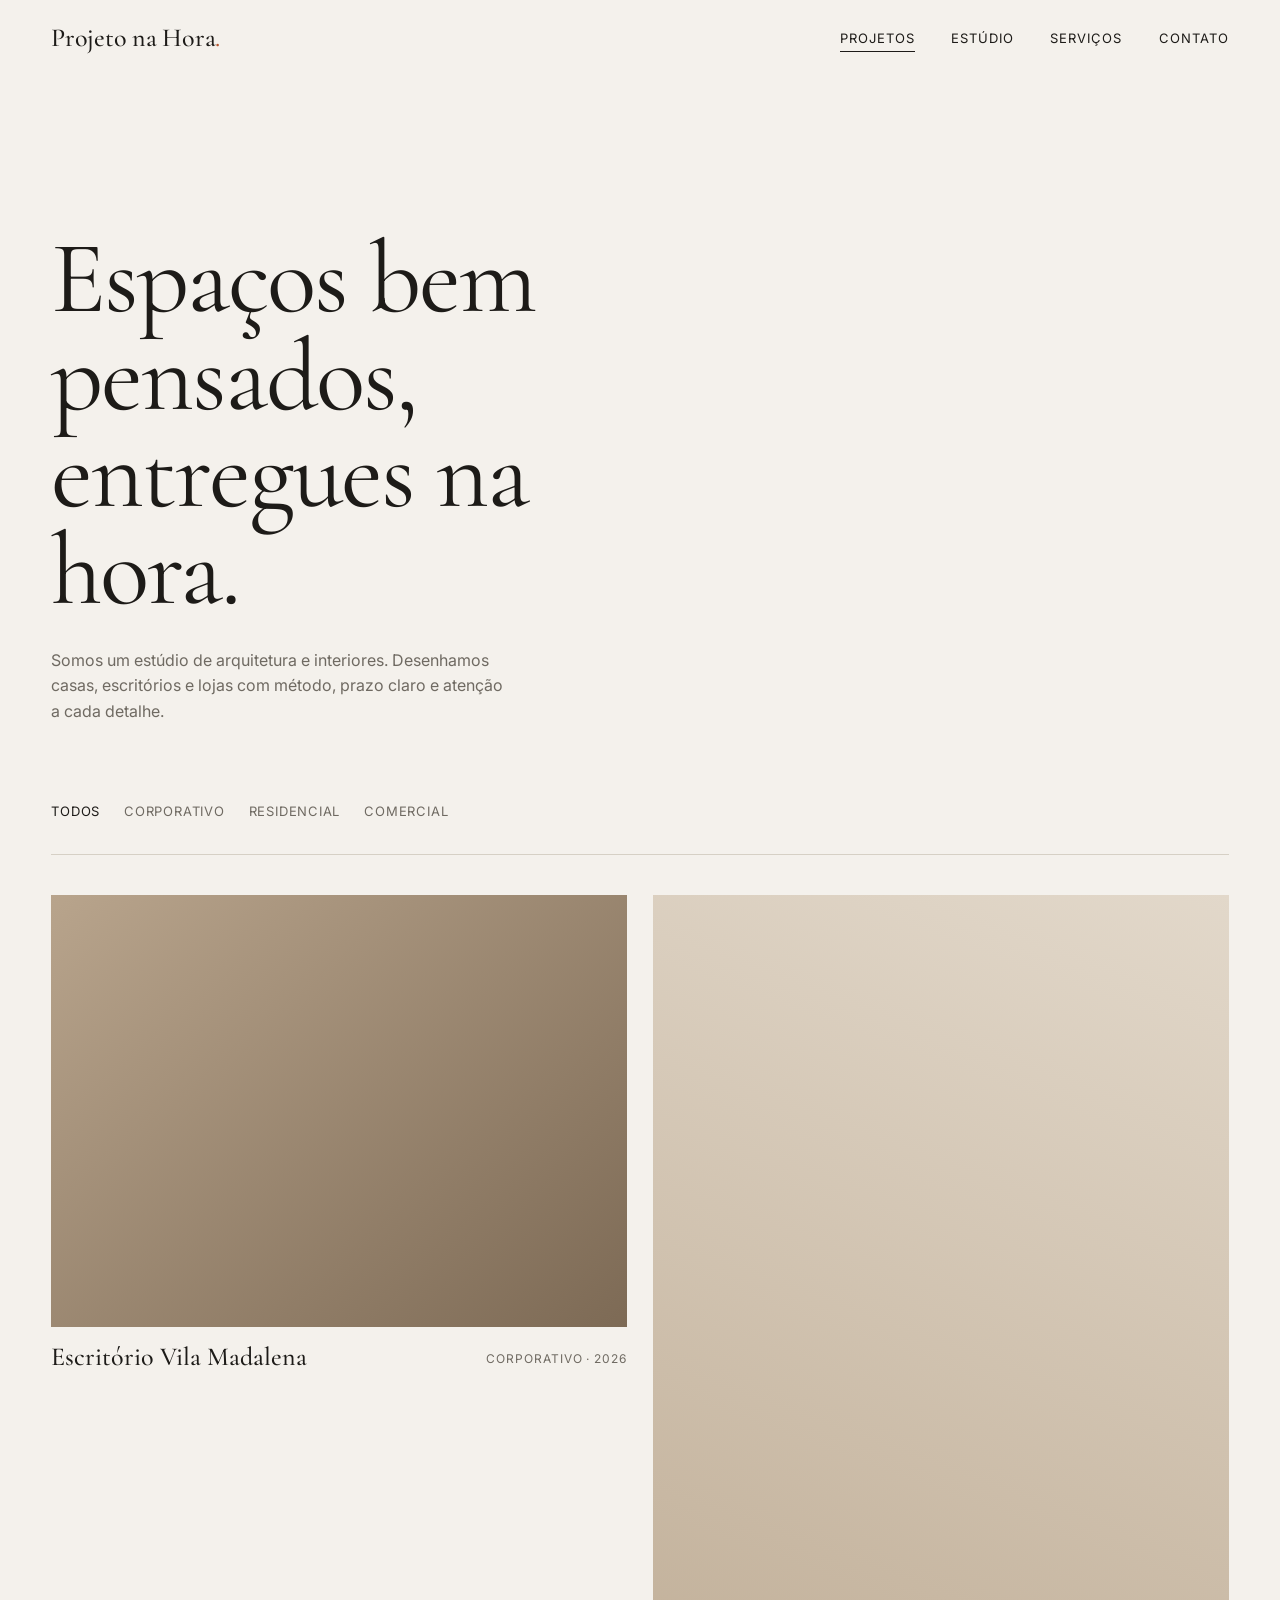
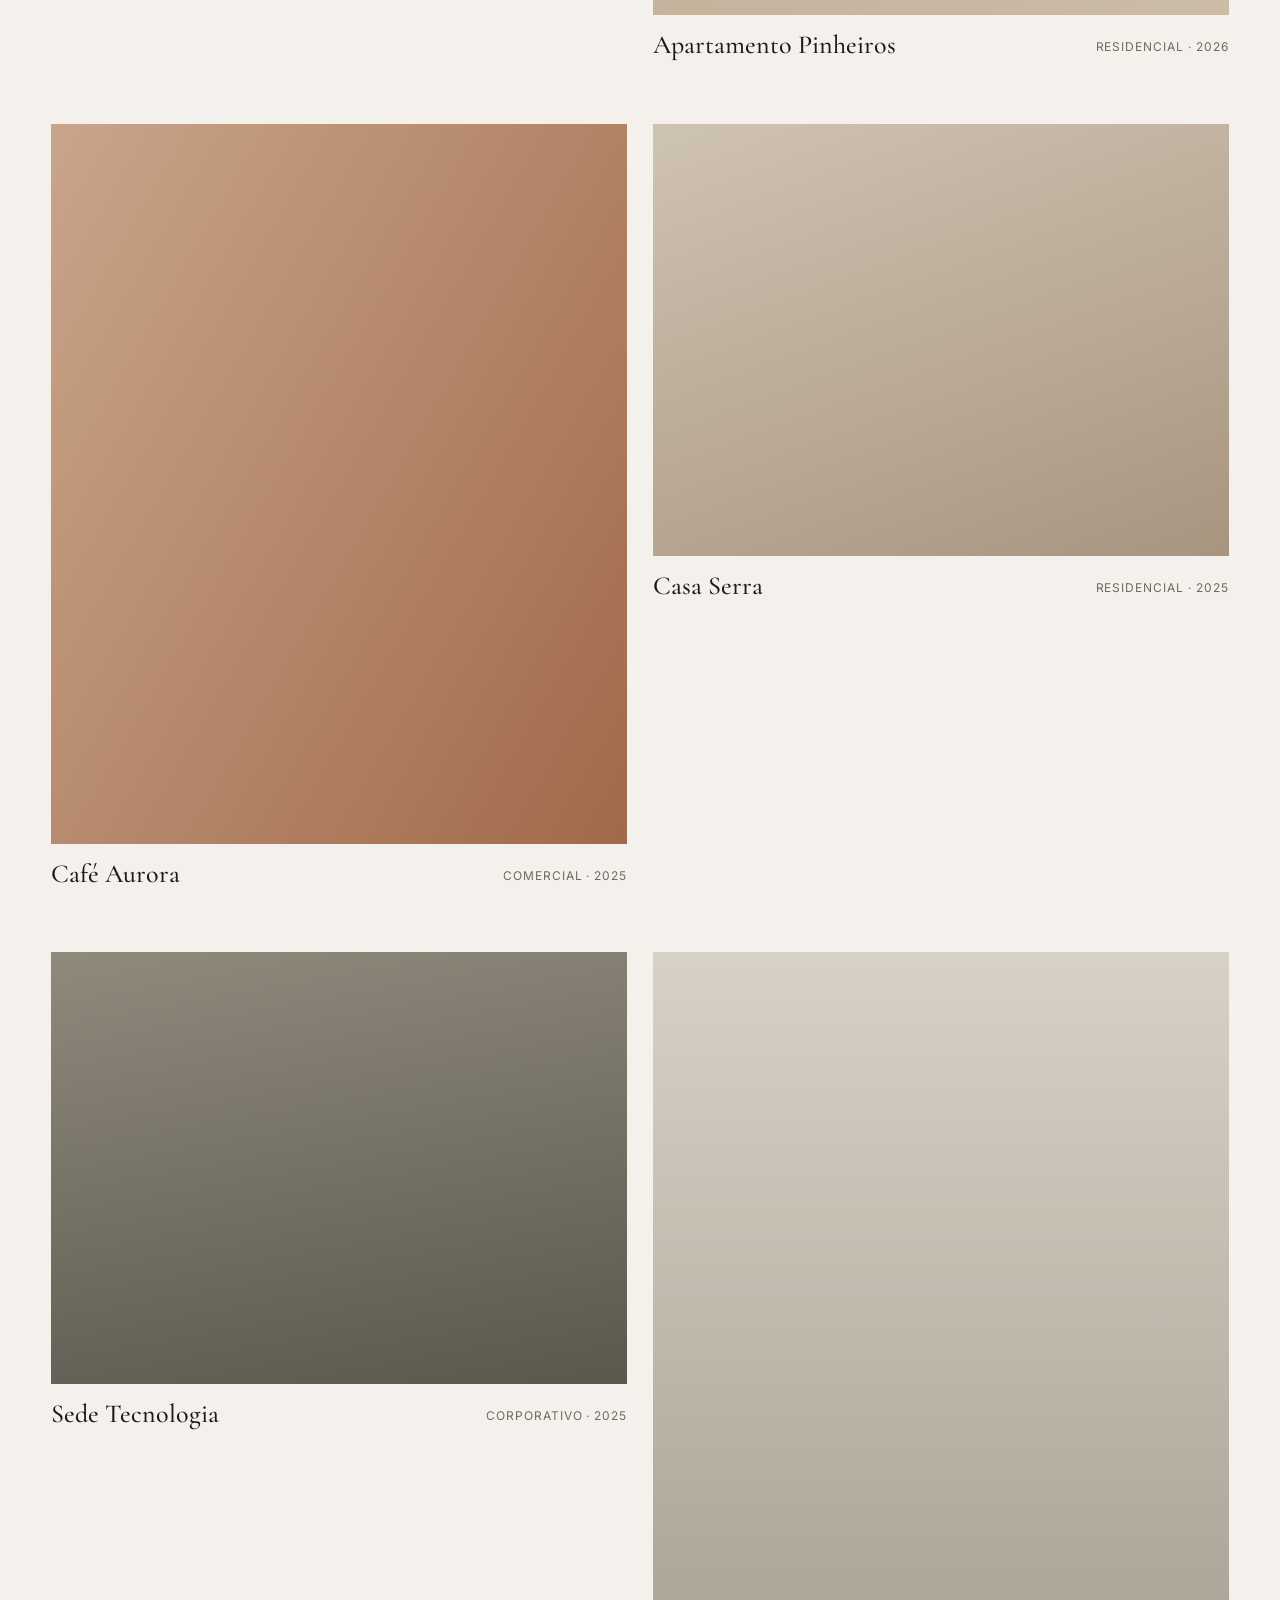
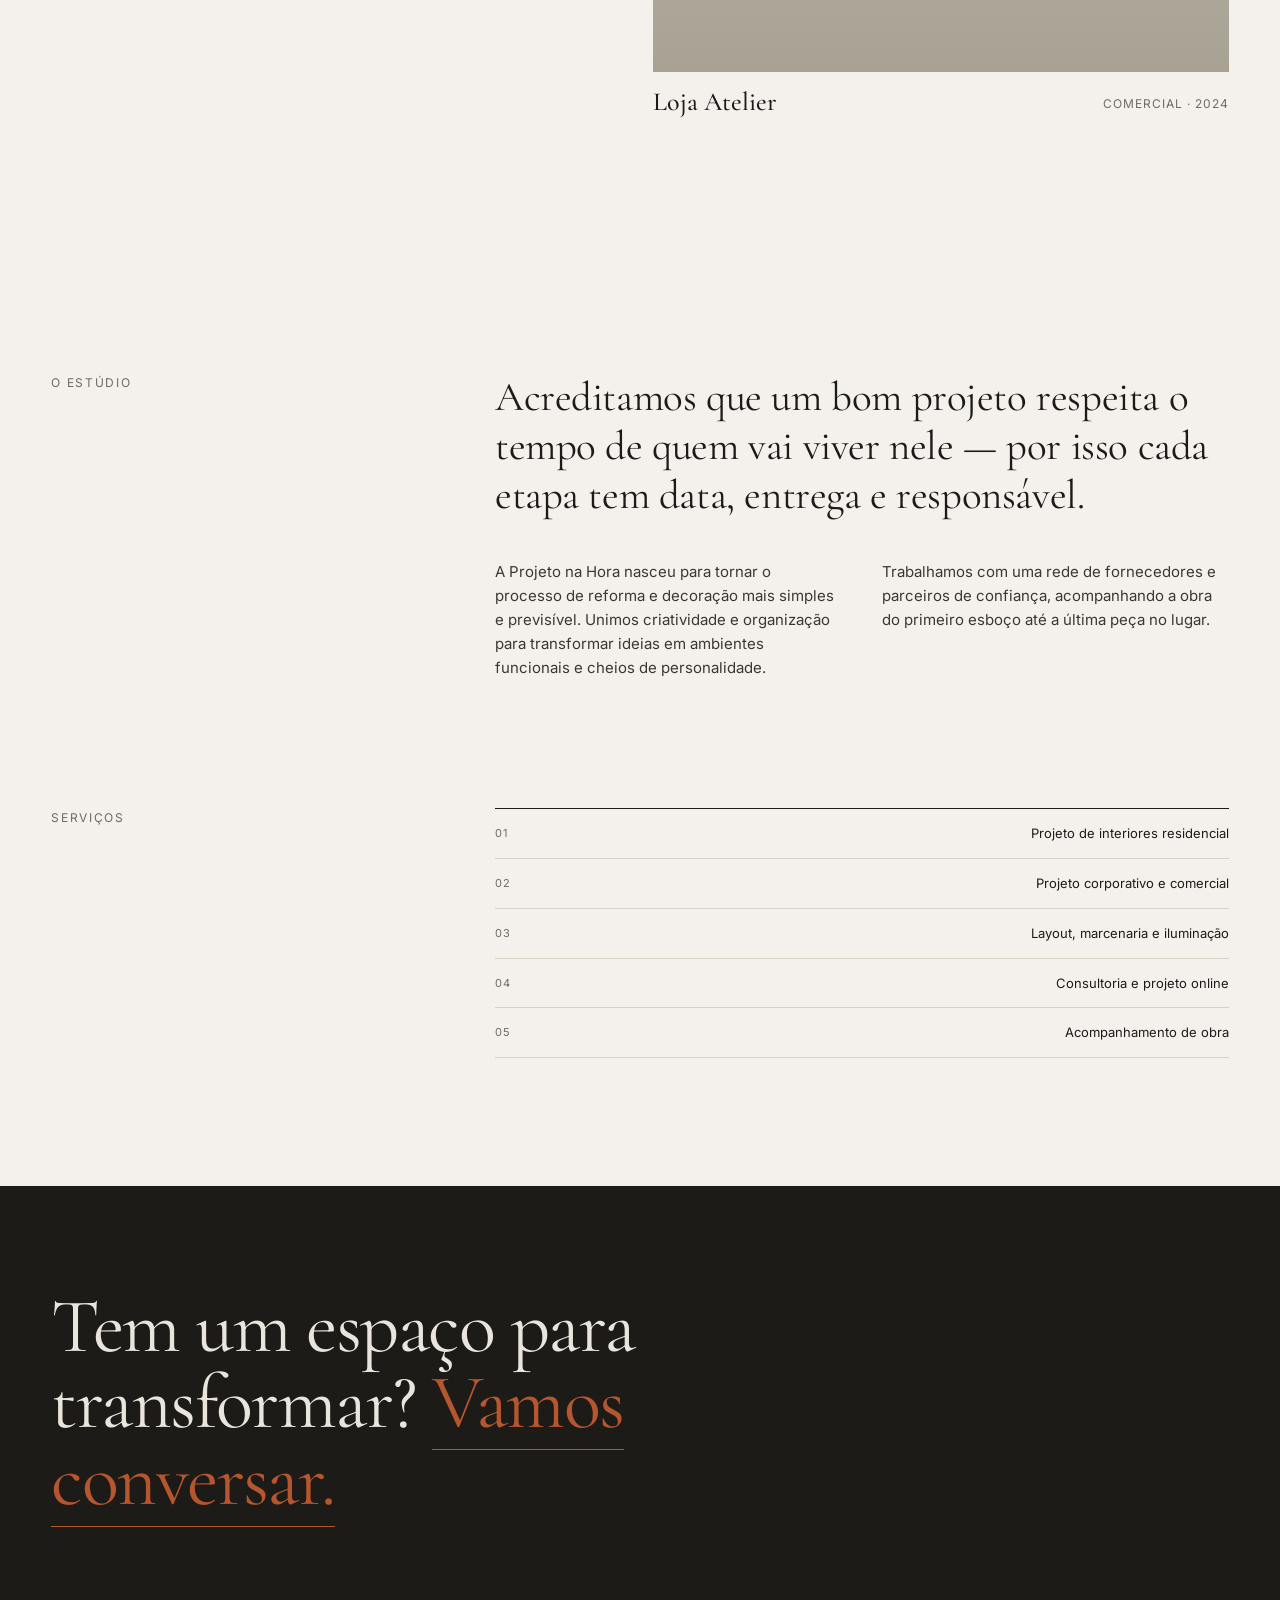
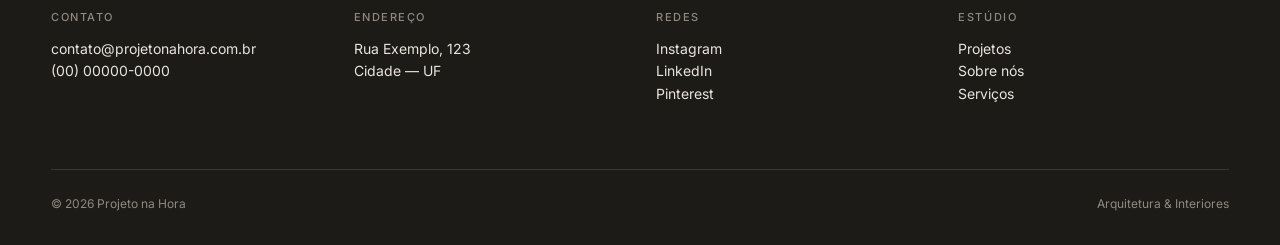
<file: projetonahora/index.html>
<!doctype html>
<html lang="pt-BR">
<head>
  <meta charset="utf-8">
  <meta name="viewport" content="width=device-width, initial-scale=1">
  <title>Projeto na Hora — Arquitetura &amp; Interiores</title>
  <meta name="description" content="Projetos de arquitetura e interiores residenciais e corporativos, com prazo definido e entrega no tempo combinado.">
  <link rel="preconnect" href="https://fonts.googleapis.com">
  <link rel="preconnect" href="https://fonts.gstatic.com" crossorigin>
  <link href="https://fonts.googleapis.com/css2?family=Cormorant+Garamond:ital,wght@0,400;0,500;1,400&family=Inter:wght@400;500&display=swap" rel="stylesheet">
  <link rel="stylesheet" href="styles.css">
</head>
<body>

  <header class="header">
    <div class="wrap">
      <a href="index.html" class="logo">Projeto na Hora<span>.</span></a>
      <button class="menu-btn" aria-expanded="false">Menu</button>
      <nav class="nav">
        <a href="#projetos" aria-current="page">Projetos</a>
        <a href="#estudio">Estúdio</a>
        <a href="#servicos">Serviços</a>
        <a href="#contato">Contato</a>
      </nav>
    </div>
  </header>

  <main class="wrap">
    <section class="page-head">
      <h1 class="reveal">Espaços bem pensados, entregues na hora.</h1>
      <p class="reveal">Somos um estúdio de arquitetura e interiores. Desenhamos casas, escritórios e lojas com método, prazo claro e atenção a cada detalhe.</p>
    </section>

    <section id="projetos">
      <div class="filters">
        <button class="is-active" data-filter="todos">Todos</button>
        <button data-filter="corporativo">Corporativo</button>
        <button data-filter="residencial">Residencial</button>
        <button data-filter="comercial">Comercial</button>
      </div>

      <div class="projects">
        <a class="card reveal" href="projeto.html" data-cat="corporativo">
          <div class="ph t3"></div>
          <div class="card-meta"><h3>Escritório Vila Madalena</h3><small>Corporativo · 2026</small></div>
        </a>
        <a class="card reveal" href="projeto.html" data-cat="residencial">
          <div class="ph t2"></div>
          <div class="card-meta"><h3>Apartamento Pinheiros</h3><small>Residencial · 2026</small></div>
        </a>
        <a class="card reveal" href="projeto.html" data-cat="comercial">
          <div class="ph t5"></div>
          <div class="card-meta"><h3>Café Aurora</h3><small>Comercial · 2025</small></div>
        </a>
        <a class="card reveal" href="projeto.html" data-cat="residencial">
          <div class="ph t1"></div>
          <div class="card-meta"><h3>Casa Serra</h3><small>Residencial · 2025</small></div>
        </a>
        <a class="card reveal" href="projeto.html" data-cat="corporativo">
          <div class="ph t6"></div>
          <div class="card-meta"><h3>Sede Tecnologia</h3><small>Corporativo · 2025</small></div>
        </a>
        <a class="card reveal" href="projeto.html" data-cat="comercial">
          <div class="ph t4"></div>
          <div class="card-meta"><h3>Loja Atelier</h3><small>Comercial · 2024</small></div>
        </a>
      </div>
    </section>

    <section id="estudio" class="intro">
      <p class="eyebrow reveal" style="color:var(--muted)">O estúdio</p>
      <div class="reveal">
        <p class="lead">Acreditamos que um bom projeto respeita o tempo de quem vai viver nele — por isso cada etapa tem data, entrega e responsável.</p>
        <div class="body-text">
          <p>A Projeto na Hora nasceu para tornar o processo de reforma e decoração mais simples e previsível. Unimos criatividade e organização para transformar ideias em ambientes funcionais e cheios de personalidade.</p>
          <p>Trabalhamos com uma rede de fornecedores e parceiros de confiança, acompanhando a obra do primeiro esboço até a última peça no lugar.</p>
        </div>
      </div>
    </section>

    <section id="servicos" class="intro" style="padding-top:0">
      <p class="eyebrow reveal" style="color:var(--muted)">Serviços</p>
      <dl class="facts reveal">
        <div><dt>01</dt><dd>Projeto de interiores residencial</dd></div>
        <div><dt>02</dt><dd>Projeto corporativo e comercial</dd></div>
        <div><dt>03</dt><dd>Layout, marcenaria e iluminação</dd></div>
        <div><dt>04</dt><dd>Consultoria e projeto online</dd></div>
        <div><dt>05</dt><dd>Acompanhamento de obra</dd></div>
      </dl>
    </section>
  </main>

  <footer class="footer" id="contato">
    <div class="wrap">
      <p class="footer-cta">Tem um espaço para transformar? <a href="mailto:contato@projetonahora.com.br">Vamos conversar.</a></p>
      <div class="footer-grid">
        <div><h4>Contato</h4><p><a href="mailto:contato@projetonahora.com.br">contato@projetonahora.com.br</a><br><a href="https://wa.me/5500000000000">(00) 00000-0000</a></p></div>
        <div><h4>Endereço</h4><p>Rua Exemplo, 123<br>Cidade — UF</p></div>
        <div><h4>Redes</h4><p><a href="#">Instagram</a><br><a href="#">LinkedIn</a><br><a href="#">Pinterest</a></p></div>
        <div><h4>Estúdio</h4><p><a href="#projetos">Projetos</a><br><a href="#estudio">Sobre nós</a><br><a href="#servicos">Serviços</a></p></div>
      </div>
      <div class="footer-bottom"><span>© 2026 Projeto na Hora</span><span>Arquitetura &amp; Interiores</span></div>
    </div>
  </footer>

  <script src="main.js"></script>
</body>
</html>
</file>
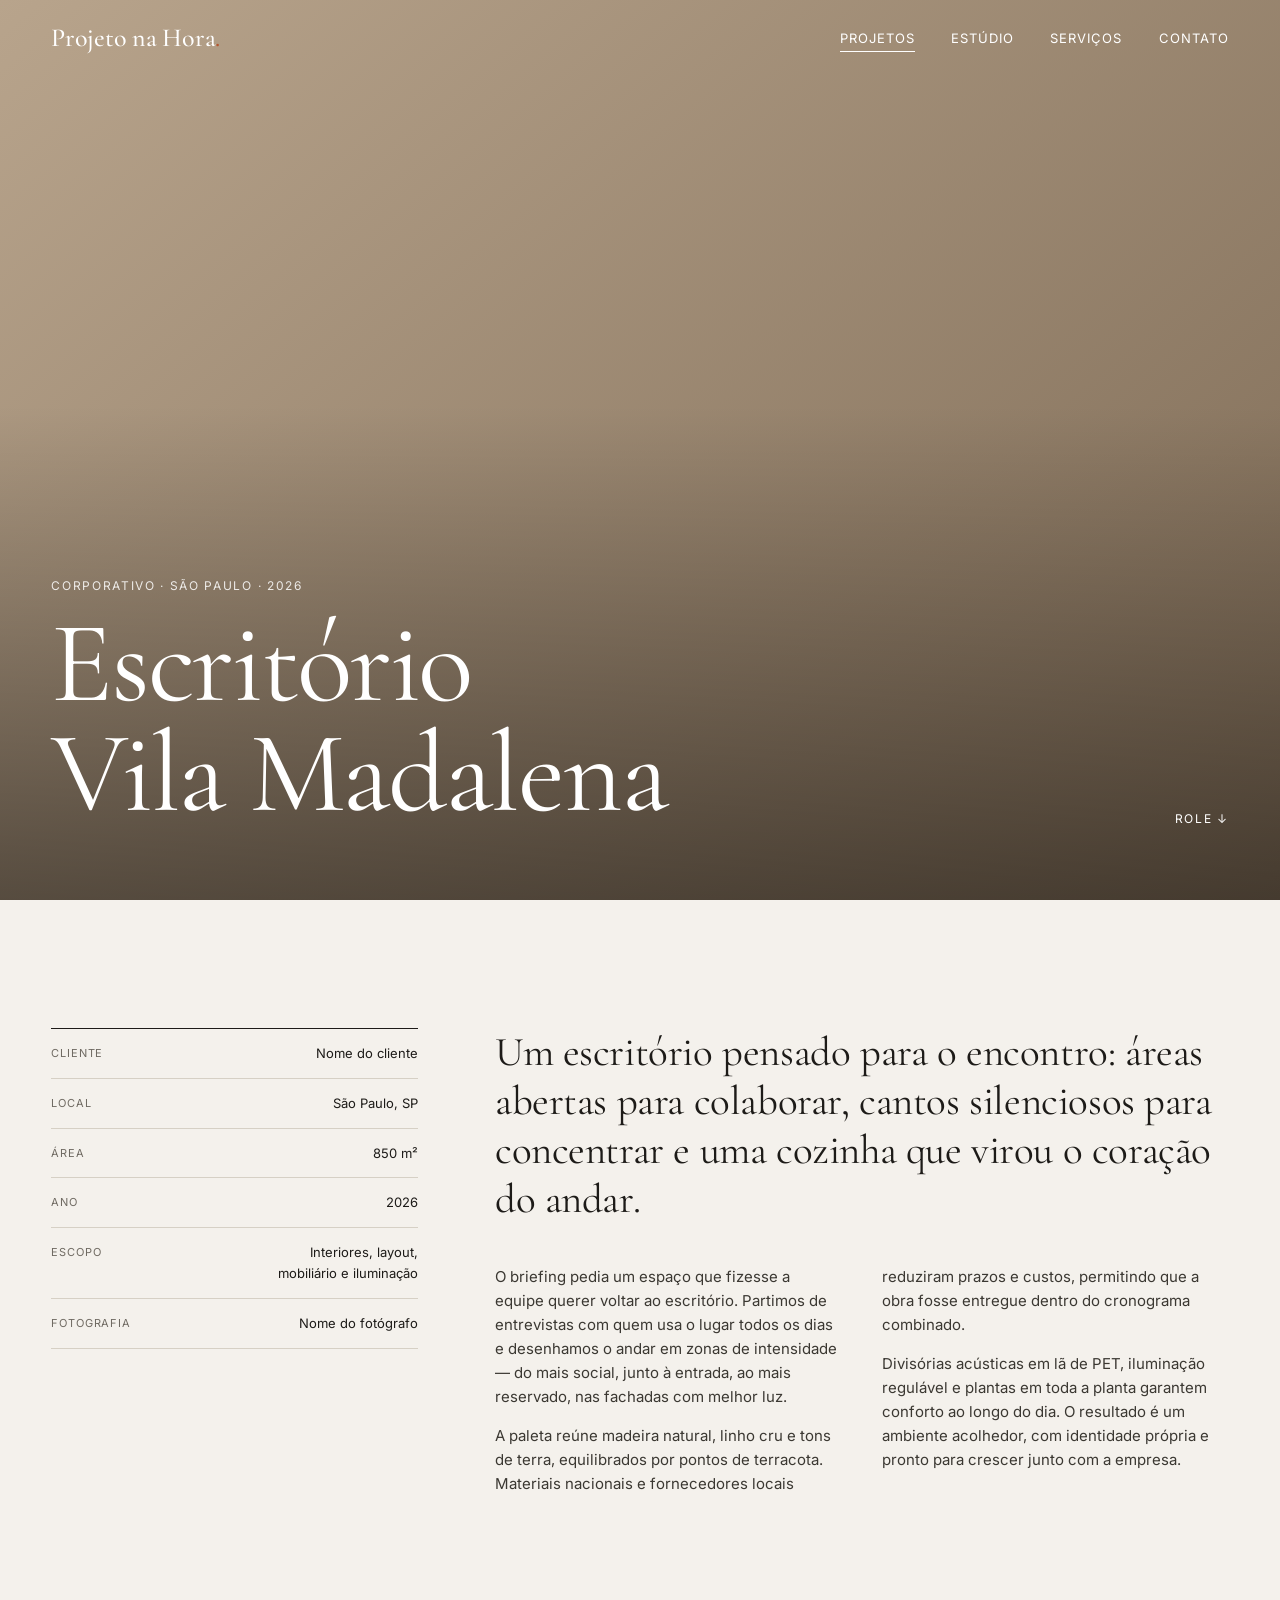
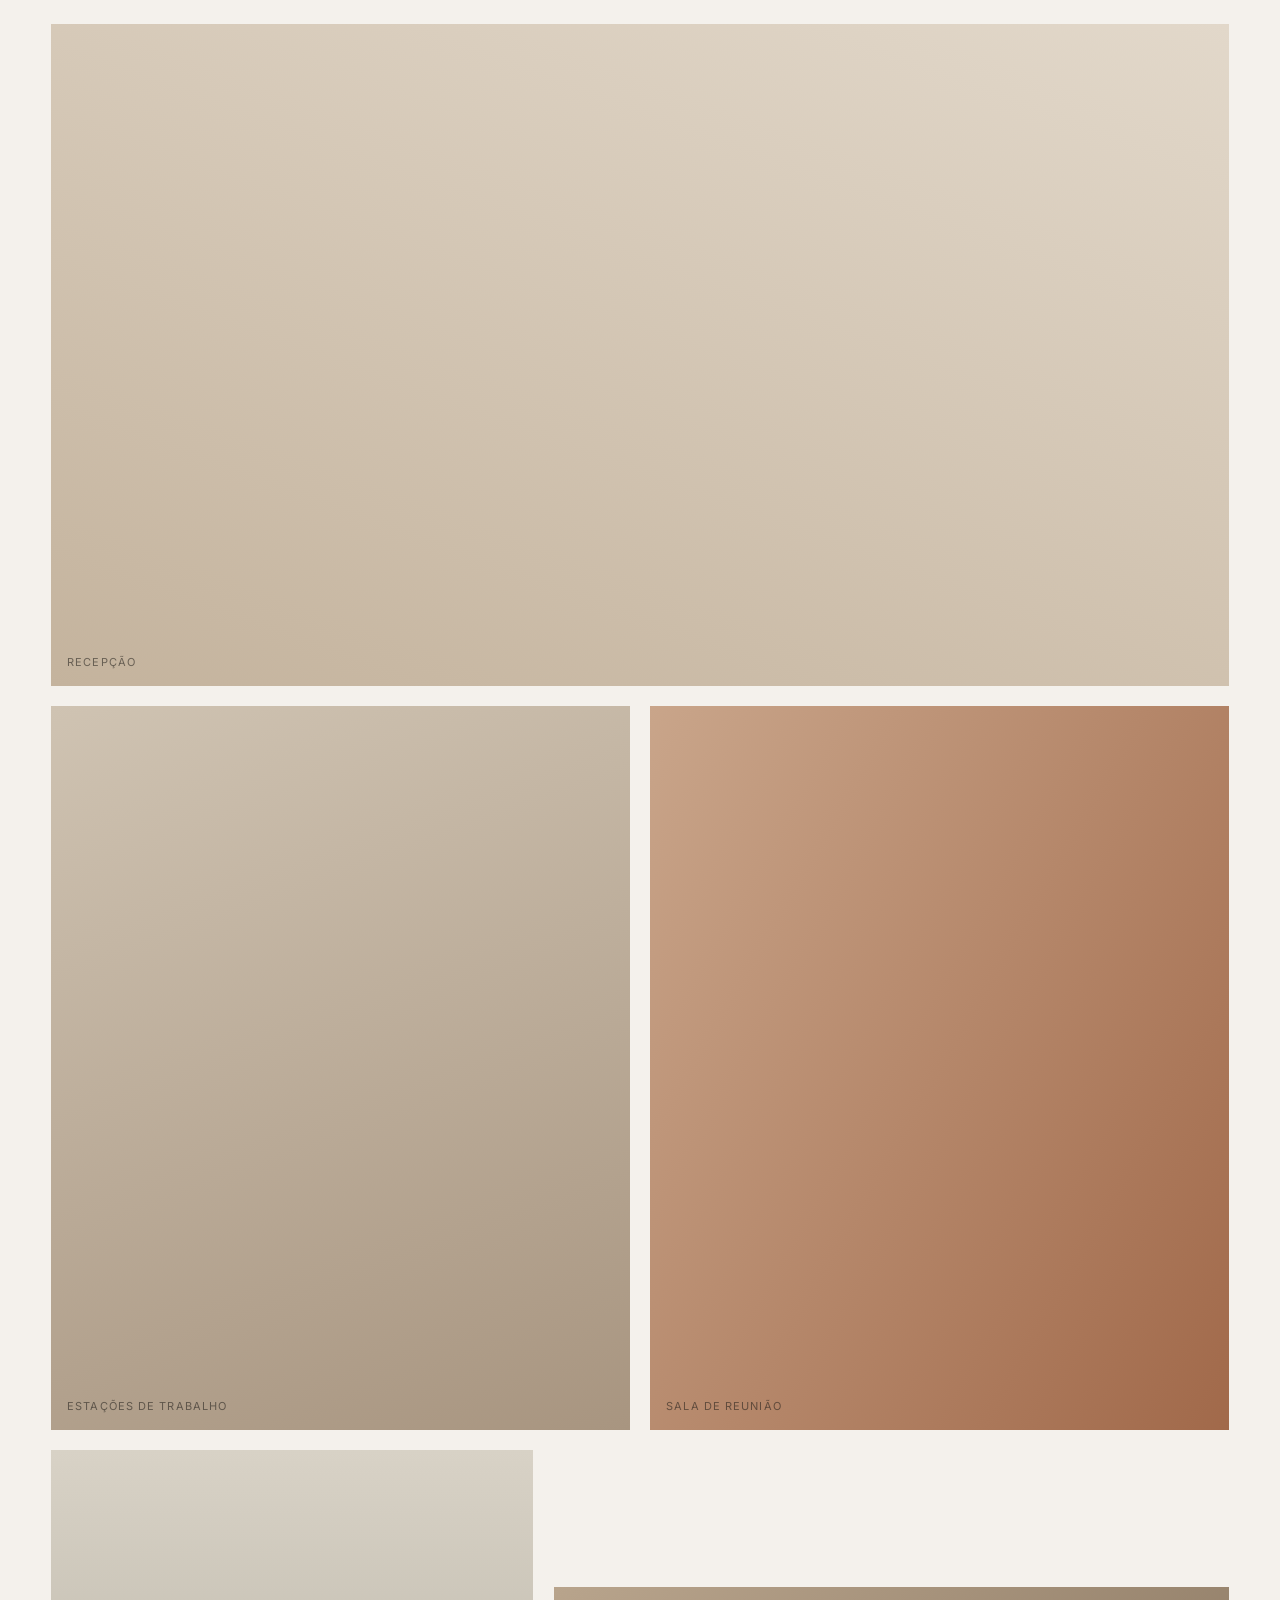
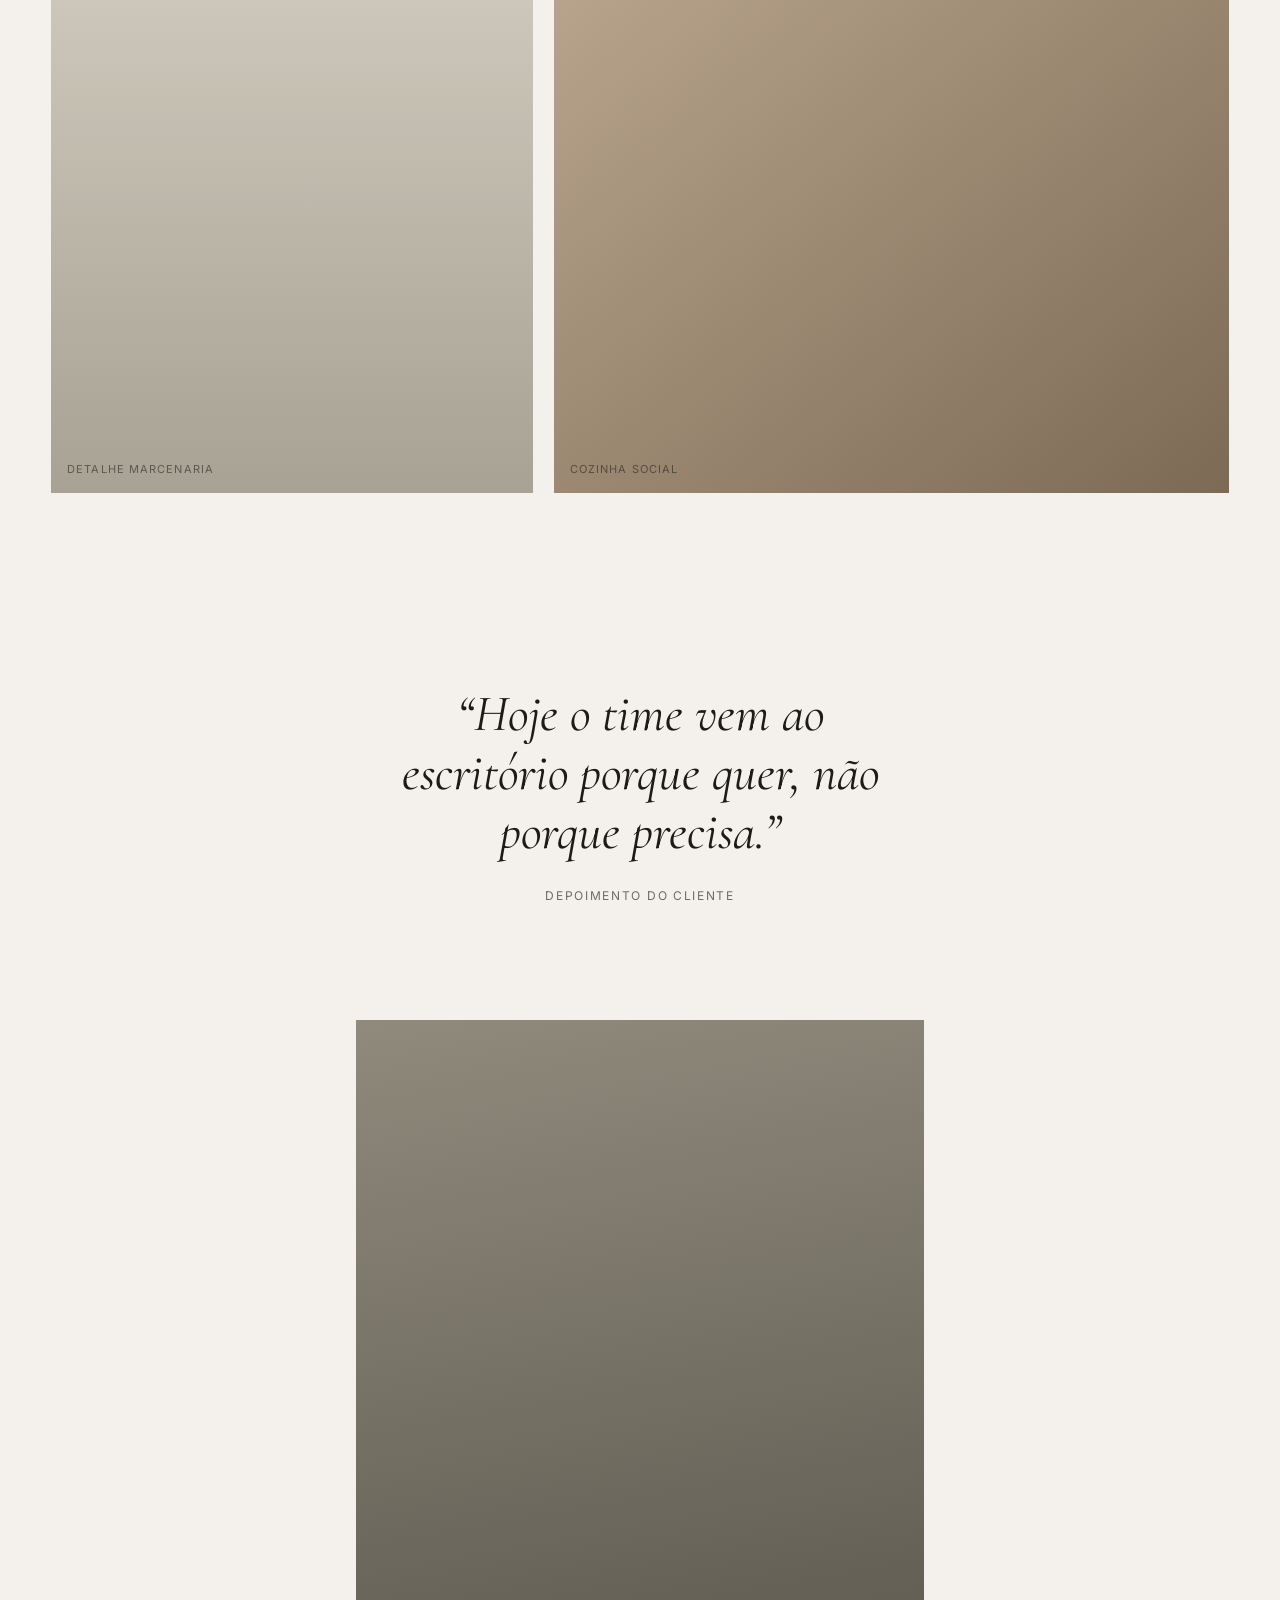
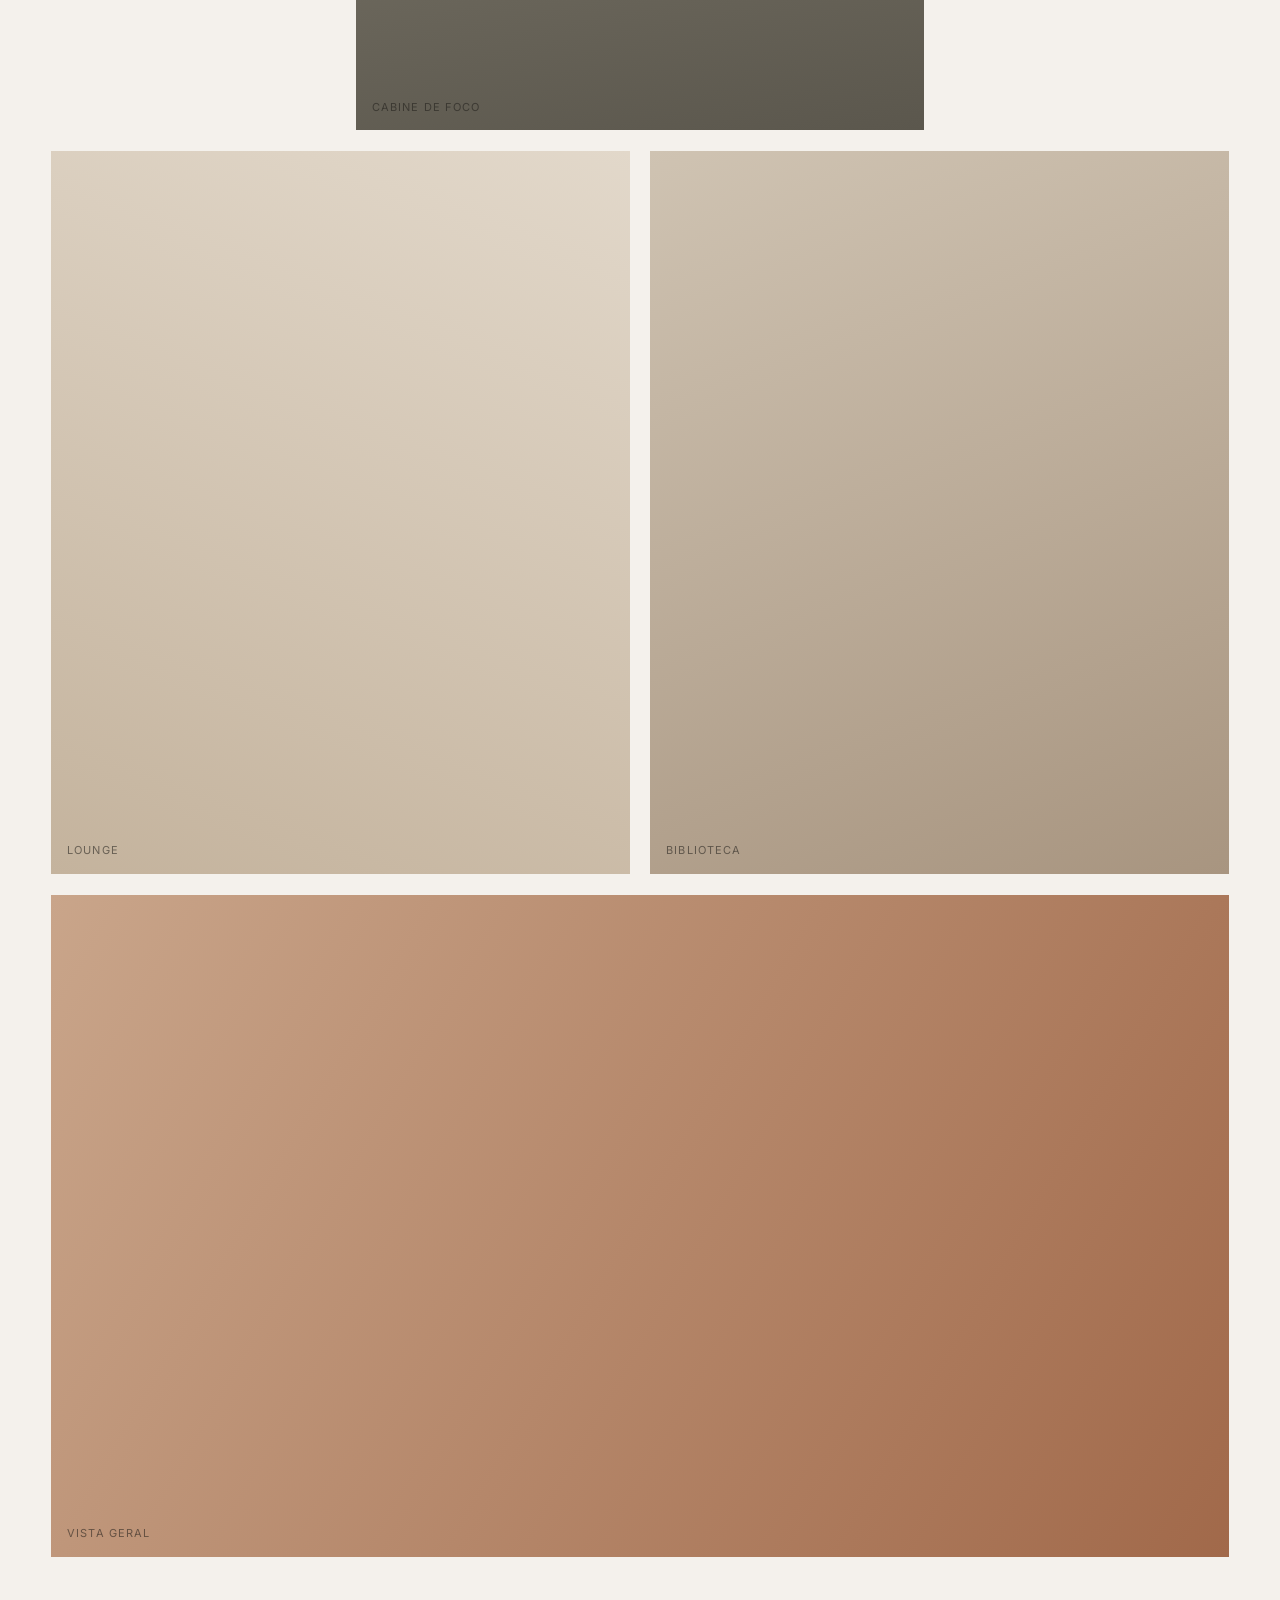
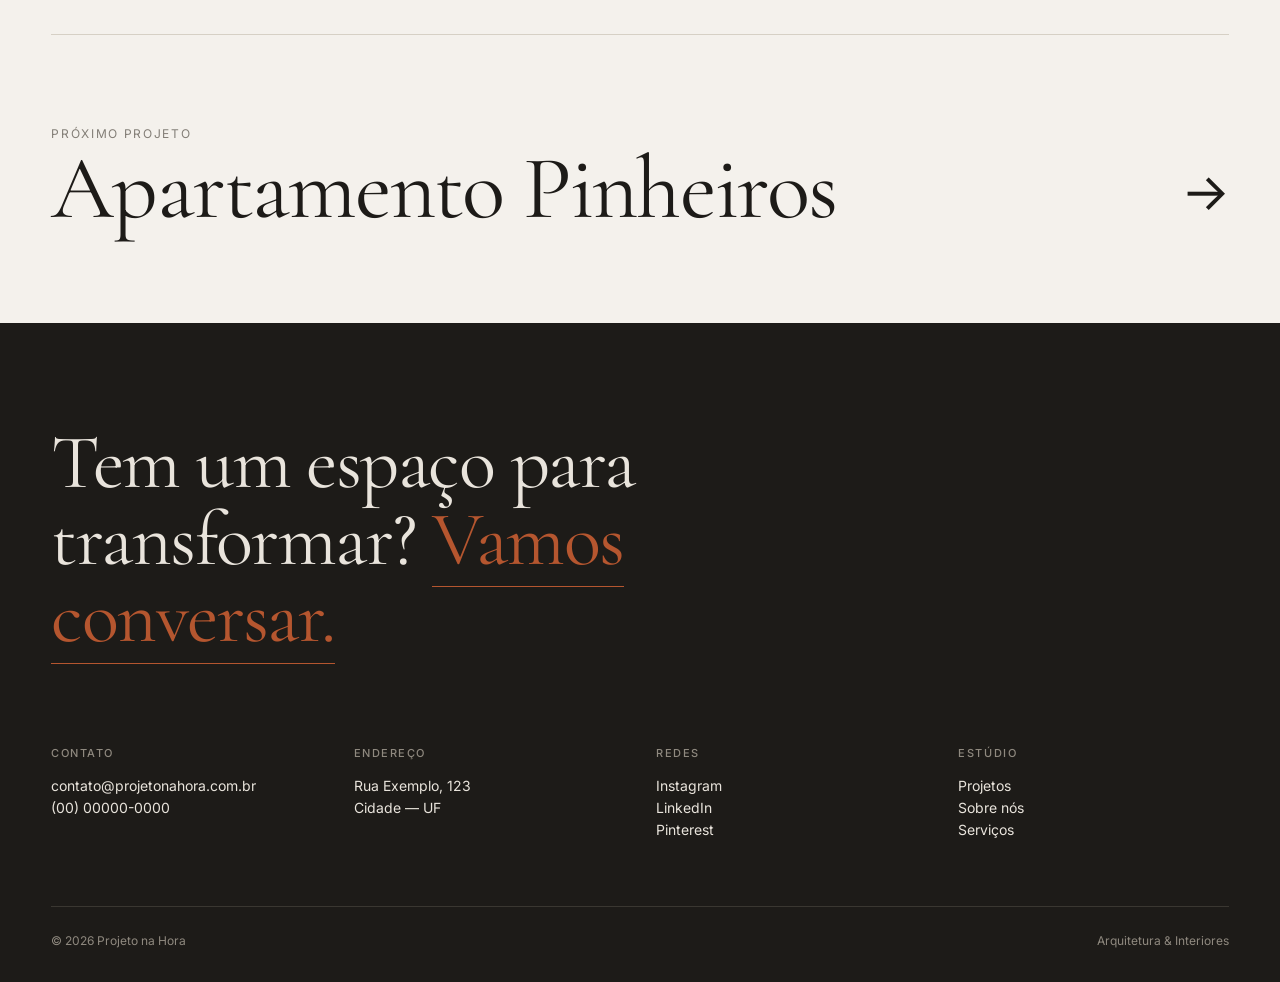
<file: projetonahora/projeto.html>
<!doctype html>
<html lang="pt-BR">
<head>
  <meta charset="utf-8">
  <meta name="viewport" content="width=device-width, initial-scale=1">
  <title>Escritório Vila Madalena — Projeto na Hora</title>
  <meta name="description" content="Projeto de interiores corporativo assinado pela Projeto na Hora.">
  <link rel="preconnect" href="https://fonts.googleapis.com">
  <link rel="preconnect" href="https://fonts.gstatic.com" crossorigin>
  <link href="https://fonts.googleapis.com/css2?family=Cormorant+Garamond:ital,wght@0,400;0,500;1,400&family=Inter:wght@400;500&display=swap" rel="stylesheet">
  <link rel="stylesheet" href="styles.css">
</head>
<body>

  <header class="header on-dark">
    <div class="wrap">
      <a href="index.html" class="logo">Projeto na Hora<span>.</span></a>
      <button class="menu-btn" aria-expanded="false">Menu</button>
      <nav class="nav">
        <a href="index.html#projetos" aria-current="page">Projetos</a>
        <a href="index.html#estudio">Estúdio</a>
        <a href="index.html#servicos">Serviços</a>
        <a href="#contato">Contato</a>
      </nav>
    </div>
  </header>

  <main>
    <section class="hero">
      <div class="ph t3"><!-- <img src="assets/vila-madalena-hero.jpg" alt=""> --></div>
      <div class="wrap hero-inner">
        <p class="eyebrow">Corporativo · São Paulo · 2026</p>
        <h1>Escritório<br>Vila Madalena</h1>
      </div>
      <span class="scroll-hint">Role ↓</span>
    </section>

    <div class="wrap">
      <section class="intro">
        <dl class="facts reveal">
          <div><dt>Cliente</dt><dd>Nome do cliente</dd></div>
          <div><dt>Local</dt><dd>São Paulo, SP</dd></div>
          <div><dt>Área</dt><dd>850 m²</dd></div>
          <div><dt>Ano</dt><dd>2026</dd></div>
          <div><dt>Escopo</dt><dd>Interiores, layout,<br>mobiliário e iluminação</dd></div>
          <div><dt>Fotografia</dt><dd>Nome do fotógrafo</dd></div>
        </dl>

        <div class="reveal">
          <p class="lead">Um escritório pensado para o encontro: áreas abertas para colaborar, cantos silenciosos para concentrar e uma cozinha que virou o coração do andar.</p>
          <div class="body-text">
            <p>O briefing pedia um espaço que fizesse a equipe querer voltar ao escritório. Partimos de entrevistas com quem usa o lugar todos os dias e desenhamos o andar em zonas de intensidade — do mais social, junto à entrada, ao mais reservado, nas fachadas com melhor luz.</p>
            <p>A paleta reúne madeira natural, linho cru e tons de terra, equilibrados por pontos de terracota. Materiais nacionais e fornecedores locais reduziram prazos e custos, permitindo que a obra fosse entregue dentro do cronograma combinado.</p>
            <p>Divisórias acústicas em lã de PET, iluminação regulável e plantas em toda a planta garantem conforto ao longo do dia. O resultado é um ambiente acolhedor, com identidade própria e pronto para crescer junto com a empresa.</p>
          </div>
        </div>
      </section>

      <section class="gallery">
        <div class="row full reveal"><div class="ph t2" data-label="Recepção"></div></div>
        <div class="row two reveal">
          <div class="ph t1" data-label="Estações de trabalho"></div>
          <div class="ph t5" data-label="Sala de reunião"></div>
        </div>
        <div class="row offset reveal">
          <div class="ph t4" data-label="Detalhe marcenaria"></div>
          <div class="ph t3" data-label="Cozinha social"></div>
        </div>
      </section>
    </div>

    <section class="quote wrap reveal">
      <blockquote>“Hoje o time vem ao escritório porque quer, não porque precisa.”</blockquote>
      <cite>Depoimento do cliente</cite>
    </section>

    <div class="wrap">
      <section class="gallery">
        <div class="row narrow reveal"><div class="ph t6" data-label="Cabine de foco"></div></div>
        <div class="row two reveal">
          <div class="ph t2" data-label="Lounge"></div>
          <div class="ph t1" data-label="Biblioteca"></div>
        </div>
        <div class="row full reveal"><div class="ph t5" data-label="Vista geral"></div></div>
      </section>

      <section class="next">
        <a href="index.html#projetos">
          <div>
            <p class="eyebrow" style="color:var(--muted)">Próximo projeto</p>
            <h2>Apartamento Pinheiros</h2>
          </div>
          <span class="arrow">→</span>
        </a>
      </section>
    </div>
  </main>

  <footer class="footer" id="contato">
    <div class="wrap">
      <p class="footer-cta">Tem um espaço para transformar? <a href="mailto:contato@projetonahora.com.br">Vamos conversar.</a></p>
      <div class="footer-grid">
        <div><h4>Contato</h4><p><a href="mailto:contato@projetonahora.com.br">contato@projetonahora.com.br</a><br><a href="https://wa.me/5500000000000">(00) 00000-0000</a></p></div>
        <div><h4>Endereço</h4><p>Rua Exemplo, 123<br>Cidade — UF</p></div>
        <div><h4>Redes</h4><p><a href="#">Instagram</a><br><a href="#">LinkedIn</a><br><a href="#">Pinterest</a></p></div>
        <div><h4>Estúdio</h4><p><a href="index.html#projetos">Projetos</a><br><a href="index.html#estudio">Sobre nós</a><br><a href="index.html#servicos">Serviços</a></p></div>
      </div>
      <div class="footer-bottom"><span>© 2026 Projeto na Hora</span><span>Arquitetura &amp; Interiores</span></div>
    </div>
  </footer>

  <script src="main.js"></script>
</body>
</html>
</file>
<file: projetonahora/styles.css>
/* Projeto na Hora — identidade visual
   Paleta terrosa, tipografia editorial, muito respiro. */

:root {
  --bg: #f4f1ec;
  --surface: #ebe6de;
  --ink: #1d1b18;
  --muted: #6f6a62;
  --line: #d6d0c5;
  --accent: #b5562f; /* terracota */
  --serif: "Cormorant Garamond", Georgia, serif;
  --sans: "Inter", system-ui, -apple-system, sans-serif;
  --gutter: clamp(16px, 4vw, 56px);
  --max: 1440px;
}

* { box-sizing: border-box; margin: 0; padding: 0; }

html { scroll-behavior: smooth; }

body {
  background: var(--bg);
  color: var(--ink);
  font-family: var(--sans);
  font-size: 15px;
  line-height: 1.6;
  -webkit-font-smoothing: antialiased;
}

a { color: inherit; text-decoration: none; }
img { display: block; width: 100%; height: 100%; object-fit: cover; }

.wrap { max-width: var(--max); margin: 0 auto; padding: 0 var(--gutter); }

/* ---------- Header ---------- */
.header {
  position: fixed; inset: 0 0 auto 0; z-index: 50;
  transition: background .4s, color .4s, transform .4s;
}
.header .wrap {
  display: flex; align-items: center; justify-content: space-between;
  height: 76px;
}
.header.is-solid { background: var(--bg); border-bottom: 1px solid var(--line); }
.header.is-hidden { transform: translateY(-100%); }
.header.on-dark:not(.is-solid) { color: #fff; }

.logo {
  font-family: var(--serif); font-size: 26px; font-weight: 500;
  letter-spacing: -.01em; line-height: 1;
}
.logo span { color: var(--accent); }

.nav { display: flex; gap: 36px; font-size: 13px; letter-spacing: .08em; text-transform: uppercase; }
.nav a { position: relative; padding: 4px 0; }
.nav a::after {
  content: ""; position: absolute; left: 0; bottom: 0; height: 1px; width: 100%;
  background: currentColor; transform: scaleX(0); transform-origin: left; transition: transform .35s;
}
.nav a:hover::after, .nav a[aria-current="page"]::after { transform: scaleX(1); }

.menu-btn { display: none; background: none; border: 0; color: inherit; font: inherit;
  font-size: 13px; letter-spacing: .08em; text-transform: uppercase; cursor: pointer; }

/* ---------- Placeholders de imagem ---------- */
/* Troque cada .ph por <img src="assets/..."> quando tiver as fotos. */
.ph {
  position: relative; overflow: hidden; background: var(--surface);
}
.ph::before {
  content: ""; position: absolute; inset: 0;
  background: var(--tone, linear-gradient(135deg, #d9cfc1, #b9ab98));
}
.ph::after {
  content: attr(data-label); position: absolute; left: 16px; bottom: 14px;
  font-size: 11px; letter-spacing: .1em; text-transform: uppercase; color: rgba(29,27,24,.55);
}
.ph img { position: relative; z-index: 1; }
.t1 { --tone: linear-gradient(160deg, #cfc3b2 0%, #a89580 100%); }
.t2 { --tone: linear-gradient(200deg, #e2d8ca 0%, #c4b39d 100%); }
.t3 { --tone: linear-gradient(140deg, #b8a48c 0%, #7d6a55 100%); }
.t4 { --tone: linear-gradient(180deg, #d8d2c6 0%, #a7a294 100%); }
.t5 { --tone: linear-gradient(120deg, #c9a58a 0%, #a1694a 100%); }
.t6 { --tone: linear-gradient(170deg, #8f8a7c 0%, #5b574d 100%); }

/* ---------- Hero do projeto ---------- */
.hero { position: relative; height: 100svh; min-height: 560px; color: #fff; }
.hero .ph { position: absolute; inset: 0; }
.hero .ph::after { display: none; }
.hero::after {
  content: ""; position: absolute; inset: 0;
  background: linear-gradient(to top, rgba(0,0,0,.45), rgba(0,0,0,0) 55%);
}
.hero-inner {
  position: absolute; inset: auto 0 0 0; z-index: 2; padding-bottom: clamp(32px, 6vw, 72px);
}
.eyebrow { font-size: 12px; letter-spacing: .14em; text-transform: uppercase; opacity: .85; }
.hero h1 {
  font-family: var(--serif); font-weight: 400;
  font-size: clamp(44px, 9vw, 132px); line-height: .95; letter-spacing: -.02em; margin-top: 14px;
}
.scroll-hint {
  position: absolute; right: var(--gutter); bottom: clamp(32px, 6vw, 72px); z-index: 2;
  font-size: 12px; letter-spacing: .14em; text-transform: uppercase;
}

/* ---------- Intro + ficha técnica ---------- */
.intro {
  display: grid; grid-template-columns: 1fr 2fr; gap: clamp(32px, 6vw, 120px);
  padding: clamp(72px, 10vw, 160px) 0;
}
.facts { border-top: 1px solid var(--ink); }
.facts div { display: flex; justify-content: space-between; gap: 16px; padding: 14px 0; border-bottom: 1px solid var(--line); font-size: 13px; }
.facts dt { color: var(--muted); text-transform: uppercase; letter-spacing: .08em; font-size: 11px; padding-top: 2px; }
.facts dd { text-align: right; }

.lead {
  font-family: var(--serif); font-weight: 400;
  font-size: clamp(26px, 3.2vw, 44px); line-height: 1.2; letter-spacing: -.01em;
}
.body-text { columns: 2; column-gap: 40px; margin-top: 40px; color: #3b3832; max-width: 900px; }
.body-text p + p { margin-top: 1em; }

/* ---------- Galeria ---------- */
.gallery { display: grid; gap: clamp(12px, 1.6vw, 24px); padding-bottom: clamp(48px, 6vw, 96px); }
.row { display: grid; gap: inherit; }
.row.full .ph { aspect-ratio: 16 / 9; }
.row.two { grid-template-columns: 1fr 1fr; }
.row.two .ph { aspect-ratio: 4 / 5; }
.row.offset { grid-template-columns: 5fr 7fr; align-items: end; }
.row.offset .ph:first-child { aspect-ratio: 3 / 4; }
.row.offset .ph:last-child { aspect-ratio: 4 / 3; }
.row.narrow { grid-template-columns: 1fr 2fr 1fr; }
.row.narrow .ph { grid-column: 2; aspect-ratio: 4 / 5; }

.quote {
  padding: clamp(64px, 9vw, 140px) 0; text-align: center;
}
.quote blockquote {
  font-family: var(--serif); font-style: italic; font-weight: 400;
  font-size: clamp(28px, 4vw, 56px); line-height: 1.15; max-width: 22ch; margin: 0 auto;
}
.quote cite { display: block; margin-top: 24px; font-style: normal; font-size: 12px; letter-spacing: .14em; text-transform: uppercase; color: var(--muted); }

/* ---------- Próximo projeto ---------- */
.next { border-top: 1px solid var(--line); }
.next a { display: grid; grid-template-columns: 1fr auto; align-items: end; gap: 24px; padding: clamp(48px, 7vw, 110px) 0; }
.next h2 { font-family: var(--serif); font-weight: 400; font-size: clamp(40px, 7vw, 104px); line-height: 1; letter-spacing: -.02em; transition: color .3s; }
.next a:hover h2 { color: var(--accent); }
.next .arrow { font-size: clamp(32px, 4vw, 56px); transition: transform .3s; }
.next a:hover .arrow { transform: translateX(10px); }

/* ---------- Home: lista de projetos ---------- */
.page-head { padding: clamp(140px, 18vw, 240px) 0 clamp(48px, 6vw, 96px); }
.page-head h1 { font-family: var(--serif); font-weight: 400; font-size: clamp(44px, 8vw, 120px); line-height: .95; letter-spacing: -.02em; max-width: 14ch; }
.page-head p { margin-top: 28px; max-width: 46ch; color: var(--muted); font-size: 16px; }

.filters { display: flex; flex-wrap: wrap; gap: 8px 24px; padding-bottom: 32px; border-bottom: 1px solid var(--line); margin-bottom: 40px; font-size: 13px; letter-spacing: .06em; text-transform: uppercase; }
.filters button { background: none; border: 0; font: inherit; color: var(--muted); cursor: pointer; letter-spacing: inherit; text-transform: inherit; }
.filters button.is-active, .filters button:hover { color: var(--ink); }

.projects { display: grid; grid-template-columns: repeat(2, minmax(0, 1fr)); gap: clamp(40px, 5vw, 80px) clamp(16px, 2vw, 32px); padding-bottom: clamp(72px, 10vw, 160px); }
.card .ph { aspect-ratio: 4 / 3; }
.card:nth-child(4n+2) .ph, .card:nth-child(4n+3) .ph { aspect-ratio: 4 / 5; }
.card .ph::before { transition: transform .9s cubic-bezier(.2,.7,.2,1); }
.card:hover .ph::before { transform: scale(1.04); }
.card-meta { display: flex; justify-content: space-between; gap: 16px; margin-top: 16px; }
.card-meta > * { min-width: 0; }
.card h3 { font-family: var(--serif); font-weight: 500; font-size: 26px; line-height: 1.1; }
.card small { color: var(--muted); font-size: 12px; letter-spacing: .08em; text-transform: uppercase; white-space: nowrap; padding-top: 6px; }
.card[hidden] { display: none; }

/* ---------- Footer ---------- */
.footer { background: var(--ink); color: #e9e4dc; padding: clamp(64px, 8vw, 120px) 0 32px; }
.footer-cta { font-family: var(--serif); font-weight: 400; font-size: clamp(36px, 6vw, 88px); line-height: 1; letter-spacing: -.02em; max-width: 16ch; }
.footer-cta a { color: var(--accent); border-bottom: 1px solid currentColor; }
.footer-grid { display: grid; grid-template-columns: repeat(4, 1fr); gap: 32px; margin-top: clamp(56px, 7vw, 110px); font-size: 14px; }
.footer-grid h4 { font-size: 11px; font-weight: 500; letter-spacing: .14em; text-transform: uppercase; color: #8f897f; margin-bottom: 12px; }
.footer-grid a:hover { color: #fff; text-decoration: underline; }
.footer-bottom { display: flex; justify-content: space-between; gap: 16px; margin-top: 64px; padding-top: 24px; border-top: 1px solid #3a3731; font-size: 12px; color: #8f897f; }

/* ---------- Animação de entrada ---------- */
.reveal { animation: rise 1s cubic-bezier(.2,.7,.2,1) both; }
.reveal:nth-child(2) { animation-delay: .12s; }
.reveal:nth-child(3) { animation-delay: .24s; }
@keyframes rise { from { opacity: 0; transform: translateY(24px); } to { opacity: 1; transform: none; } }
@media (prefers-reduced-motion: reduce) {
  .reveal { animation: none; }
  html { scroll-behavior: auto; }
}

/* ---------- Responsivo ---------- */
@media (max-width: 860px) {
  .intro { grid-template-columns: 1fr; }
  .facts { order: 2; }
  .body-text { columns: 1; }
  .row.two, .row.offset { grid-template-columns: 1fr; }
  .row.narrow { grid-template-columns: 1fr; }
  .row.narrow .ph { grid-column: 1; }
  .projects { grid-template-columns: minmax(0, 1fr); }
  .card-meta { flex-direction: column; gap: 4px; }
  .card small { padding-top: 0; }
  .card .ph, .card:nth-child(4n+2) .ph, .card:nth-child(4n+3) .ph { aspect-ratio: 4 / 3; }
  .footer-grid { grid-template-columns: 1fr 1fr; }

  .menu-btn { display: block; }
  .nav {
    position: fixed; inset: 76px 0 auto 0; flex-direction: column; gap: 0;
    background: var(--bg); color: var(--ink); border-bottom: 1px solid var(--line);
    padding: 8px var(--gutter) 24px; display: none;
  }
  .nav a { padding: 14px 0; border-bottom: 1px solid var(--line); }
  .nav a::after { display: none; }
  .header.menu-open .nav { display: flex; }
  .header.menu-open { background: var(--bg); color: var(--ink); }
}
@media (max-width: 480px) {
  .footer-grid { grid-template-columns: 1fr; }
  .footer-bottom { flex-direction: column; }
}
</file>
